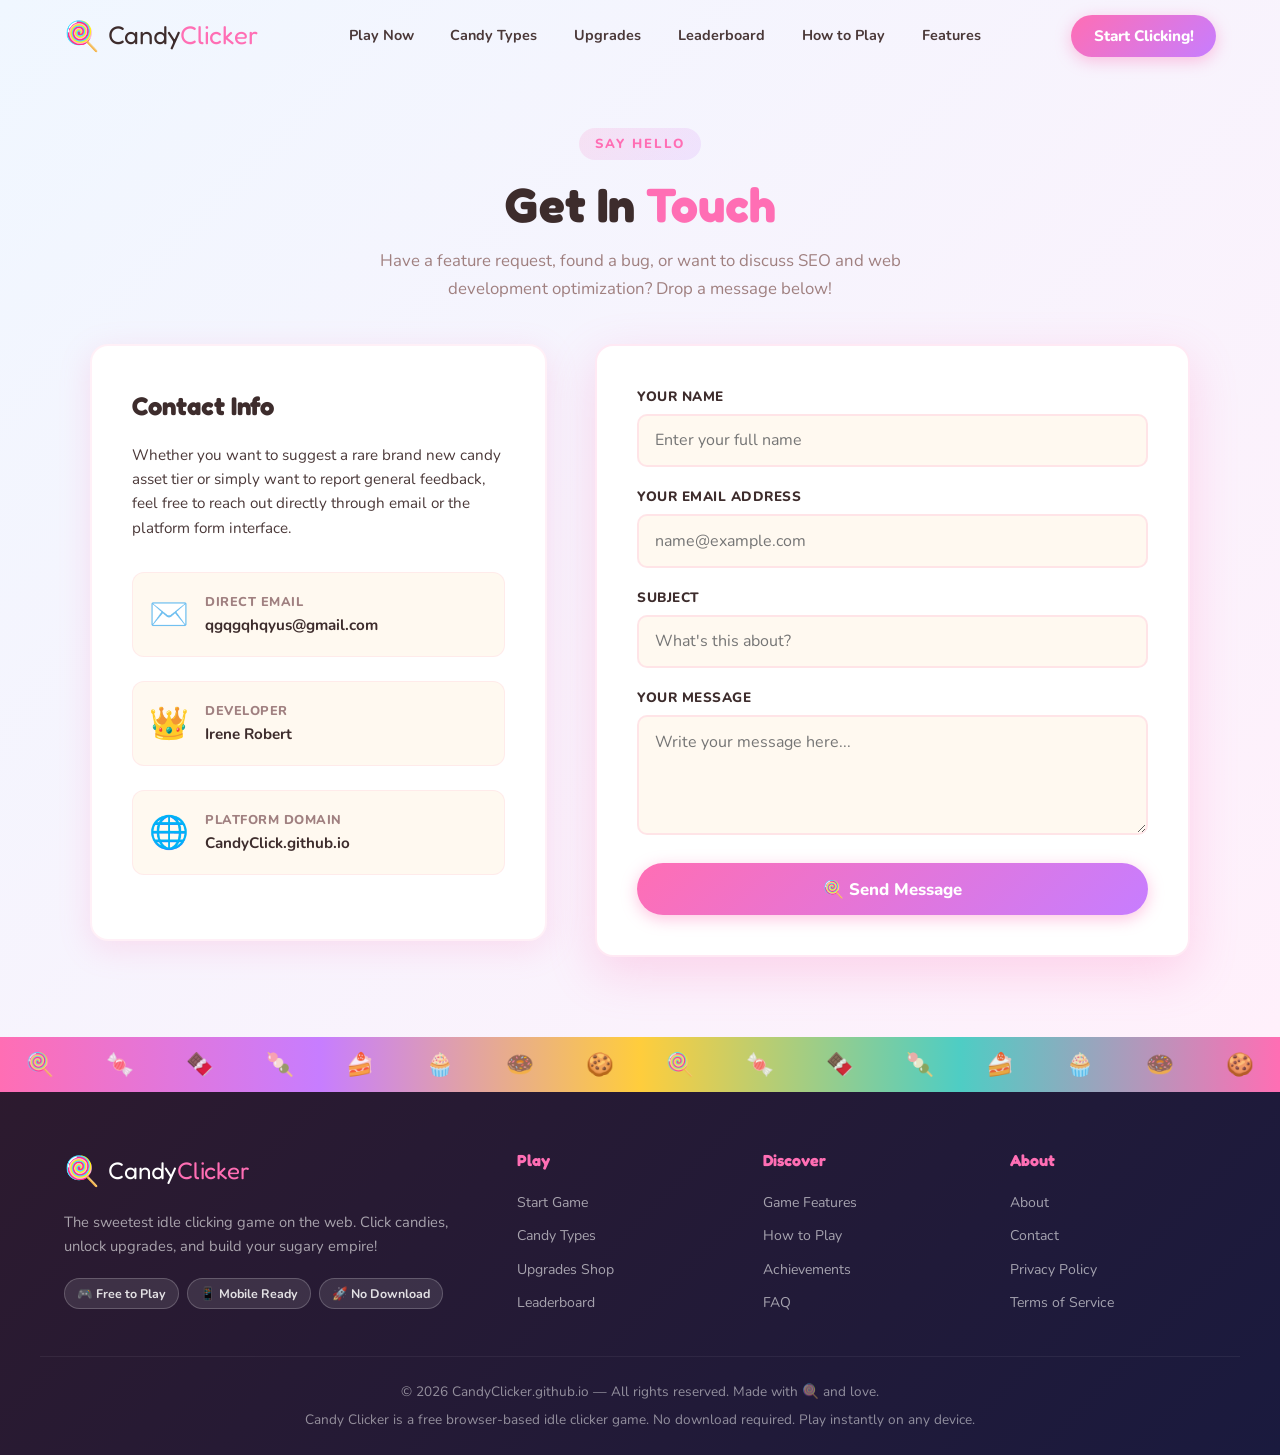
<file: contact.html>
<!DOCTYPE html>
<html lang="en">
<head>
  <meta charset="UTF-8">
  <meta name="viewport" content="width=device-width, initial-scale=1.0">
  <meta http-equiv="X-UA-Compatible" content="IE=edge">

  <!-- Primary Meta Tags -->
  <title>Contact Us — Get in Touch With Irene Robert</title>
  <meta name="title" content="Contact Us — Get in Touch With Irene Robert">
  <meta name="description" content="Have ideas for updates, feedback, or business inquiries? Contact Irene Robert, developer of Candy Clicker, directly here.">
  <meta name="robots" content="index, follow">
  <link rel="canonical" href="https://candyclick.github.io/contact">
  <link rel="icon" type="image/png" sizes="32x32" href="/favicon.png">

  <!-- Fonts -->
  <link rel="preconnect" href="https://fonts.googleapis.com">
  <link rel="preconnect" href="https://fonts.gstatic.com" crossorigin>
  <link href="https://fonts.googleapis.com/css2?family=Fredoka+One&family=Nunito:wght=400;600;700;800&display=swap" rel="stylesheet">

  <!-- Stylesheet -->
  <link rel="stylesheet" href="css/style.css">

  <style>
    .contact-section {
      padding: 8rem 1.5rem 5rem;
      background: linear-gradient(135deg, #f0f7ff, #fff0fb); /* Flipped game section gradient for variation */
    }
    .contact-grid {
      display: grid;
      grid-template-columns: 1fr 1.3fr;
      gap: 3rem;
      max-width: 1100px;
      margin: 0 auto;
      align-items: start;
    }
    .contact-info-box {
      background: #ffffff;
      padding: 2.5rem;
      border-radius: var(--radius);
      box-shadow: var(--shadow);
      border: 2px solid rgba(255, 110, 180, 0.1);
    }
    .contact-info-box h2 {
      font-family: var(--font-head);
      color: var(--dark);
      font-size: 1.6rem;
      margin-bottom: 1rem;
    }
    .contact-info-box p {
      color: var(--text);
      font-size: 0.95rem;
      line-height: 1.6;
      margin-bottom: 2rem;
    }
    .contact-method {
      display: flex;
      align-items: center;
      gap: 1rem;
      margin-bottom: 1.5rem;
      background: var(--cream);
      padding: 1rem;
      border-radius: 12px;
      border: 1px solid rgba(255, 110, 180, 0.1);
    }
    .contact-icon {
      font-size: 2rem;
    }
    .contact-label {
      font-size: 0.8rem;
      color: var(--muted);
      font-weight: 800;
      text-transform: uppercase;
      letter-spacing: 0.5px;
    }
    .contact-value {
      font-weight: 700;
      color: var(--dark);
      font-size: 0.95rem;
    }
    .contact-value a:hover {
      color: var(--pink);
    }
    .contact-form-box {
      background: #ffffff;
      padding: 2.5rem;
      border-radius: var(--radius);
      box-shadow: var(--shadow-lg);
      border: 2px solid rgba(255, 110, 180, 0.15);
    }
    .form-group {
      margin-bottom: 1.2rem;
    }
    .form-group label {
      display: block;
      font-weight: 800;
      font-size: 0.85rem;
      color: var(--dark);
      margin-bottom: 0.4rem;
      text-transform: uppercase;
      letter-spacing: 0.5px;
    }
    .form-control {
      width: 100%;
      padding: 0.85rem 1rem;
      border-radius: 10px;
      border: 2px solid rgba(255, 110, 180, 0.15);
      font-family: var(--font-body);
      font-size: 1rem;
      color: var(--text);
      background: var(--cream);
      transition: all 0.2s;
    }
    .form-control:focus {
      outline: none;
      border-color: var(--pink);
      background: #fff;
      box-shadow: 0 0 0 4px rgba(255, 110, 180, 0.1);
    }
    textarea.form-control {
      resize: vertical;
      min-height: 120px;
    }
    .btn-submit {
      width: 100%;
      background: linear-gradient(135deg, var(--pink), var(--purple));
      color: #fff;
      padding: 0.9rem;
      border-radius: 99px;
      font-weight: 800;
      font-size: 1.05rem;
      box-shadow: 0 4px 16px rgba(255, 110, 180, 0.4);
      transition: all 0.25s;
    }
    .btn-submit:hover {
      transform: translateY(-2px);
      box-shadow: 0 8px 24px rgba(255, 110, 180, 0.5);
    }
    @media (max-width: 768px) {
      .contact-grid {
        grid-template-columns: 1fr;
      }
    }
  </style>
</head>
<body>

<!-- Floating candy background -->
<div class="candy-bg-float" aria-hidden="true" id="candyBg"></div>

<!-- Header -->
<header id="site-header" role="banner"></header>

<main id="main-content">
  <section class="contact-section">
    <div class="section-container">
      <div class="text-center">
        <div class="section-tag">Say Hello</div>
        <h1 class="section-title">Get In <span>Touch</span></h1>
        <p class="section-subtitle">Have a feature request, found a bug, or want to discuss SEO and web development optimization? Drop a message below!</p>
      </div>

      <div class="contact-grid">
        <!-- Info Column -->
        <div class="contact-info-box">
          <h2>Contact Info</h2>
          <p>Whether you want to suggest a rare brand new candy asset tier or simply want to report general feedback, feel free to reach out directly through email or the platform form interface.</p>
          
          <div class="contact-method">
            <div class="contact-icon">✉️</div>
            <div>
              <div class="contact-label">Direct Email</div>
              <div class="contact-value"><a href="mailto:qgqgqhqyus@gmail.com">qgqgqhqyus@gmail.com</a></div>
            </div>
          </div>

          <div class="contact-method">
            <div class="contact-icon">👑</div>
            <div>
              <div class="contact-label">Developer</div>
              <div class="contact-value">Irene Robert</div>
            </div>
          </div>

          <div class="contact-method">
            <div class="contact-icon">🌐</div>
            <div>
              <div class="contact-label">Platform Domain</div>
              <div class="contact-value">CandyClick.github.io</div>
            </div>
          </div>
        </div>

        <!-- Form Column -->
        <div class="contact-form-box">
          <form action="https://formspree.io/f/YOUR_FORM_ID_HERE" method="POST">
            <div class="form-group">
              <label for="name">Your Name</label>
              <input type="text" id="name" name="name" class="form-control" placeholder="Enter your full name" required>
            </div>
            <div class="form-group">
              <label for="email">Your Email Address</label>
              <input type="email" id="email" name="email" class="form-control" placeholder="name@example.com" required>
            </div>
            <div class="form-group">
              <label for="subject">Subject</label>
              <input type="text" id="subject" name="subject" class="form-control" placeholder="What's this about?" required>
            </div>
            <div class="form-group">
              <label for="message">Your Message</label>
              <textarea id="message" name="message" class="form-control" placeholder="Write your message here..." required></textarea>
            </div>
            <button type="submit" class="btn-submit">🍭 Send Message</button>
          </form>
        </div>
      </div>
    </div>
  </section>
</main>

<!-- Footer -->
<footer id="site-footer" role="contentinfo"></footer>

<!-- Scripts -->
<script src="js/header.js"></script>
<script src="js/footer.js"></script>
<script>
// Animated floating candy background
(function() {
  const bg = document.getElementById('candyBg');
  const emojis = ['🍭','🍬','🍫','🧁','🍩','🍪','🍡','🌈'];
  for (let i = 0; i < 18; i++) {
    const s = document.createElement('span');
    s.textContent = emojis[Math.floor(Math.random() * emojis.length)];
    s.style.left = Math.random() * 100 + '%';
    s.style.animationDuration = (12 + Math.random() * 18) + 's';
    s.style.animationDelay = -(Math.random() * 30) + 's';
    s.style.fontSize = (1.2 + Math.random() * 1.5) + 'rem';
    bg.appendChild(s);
  }
})();
</script>
</body>
</html>
</file>
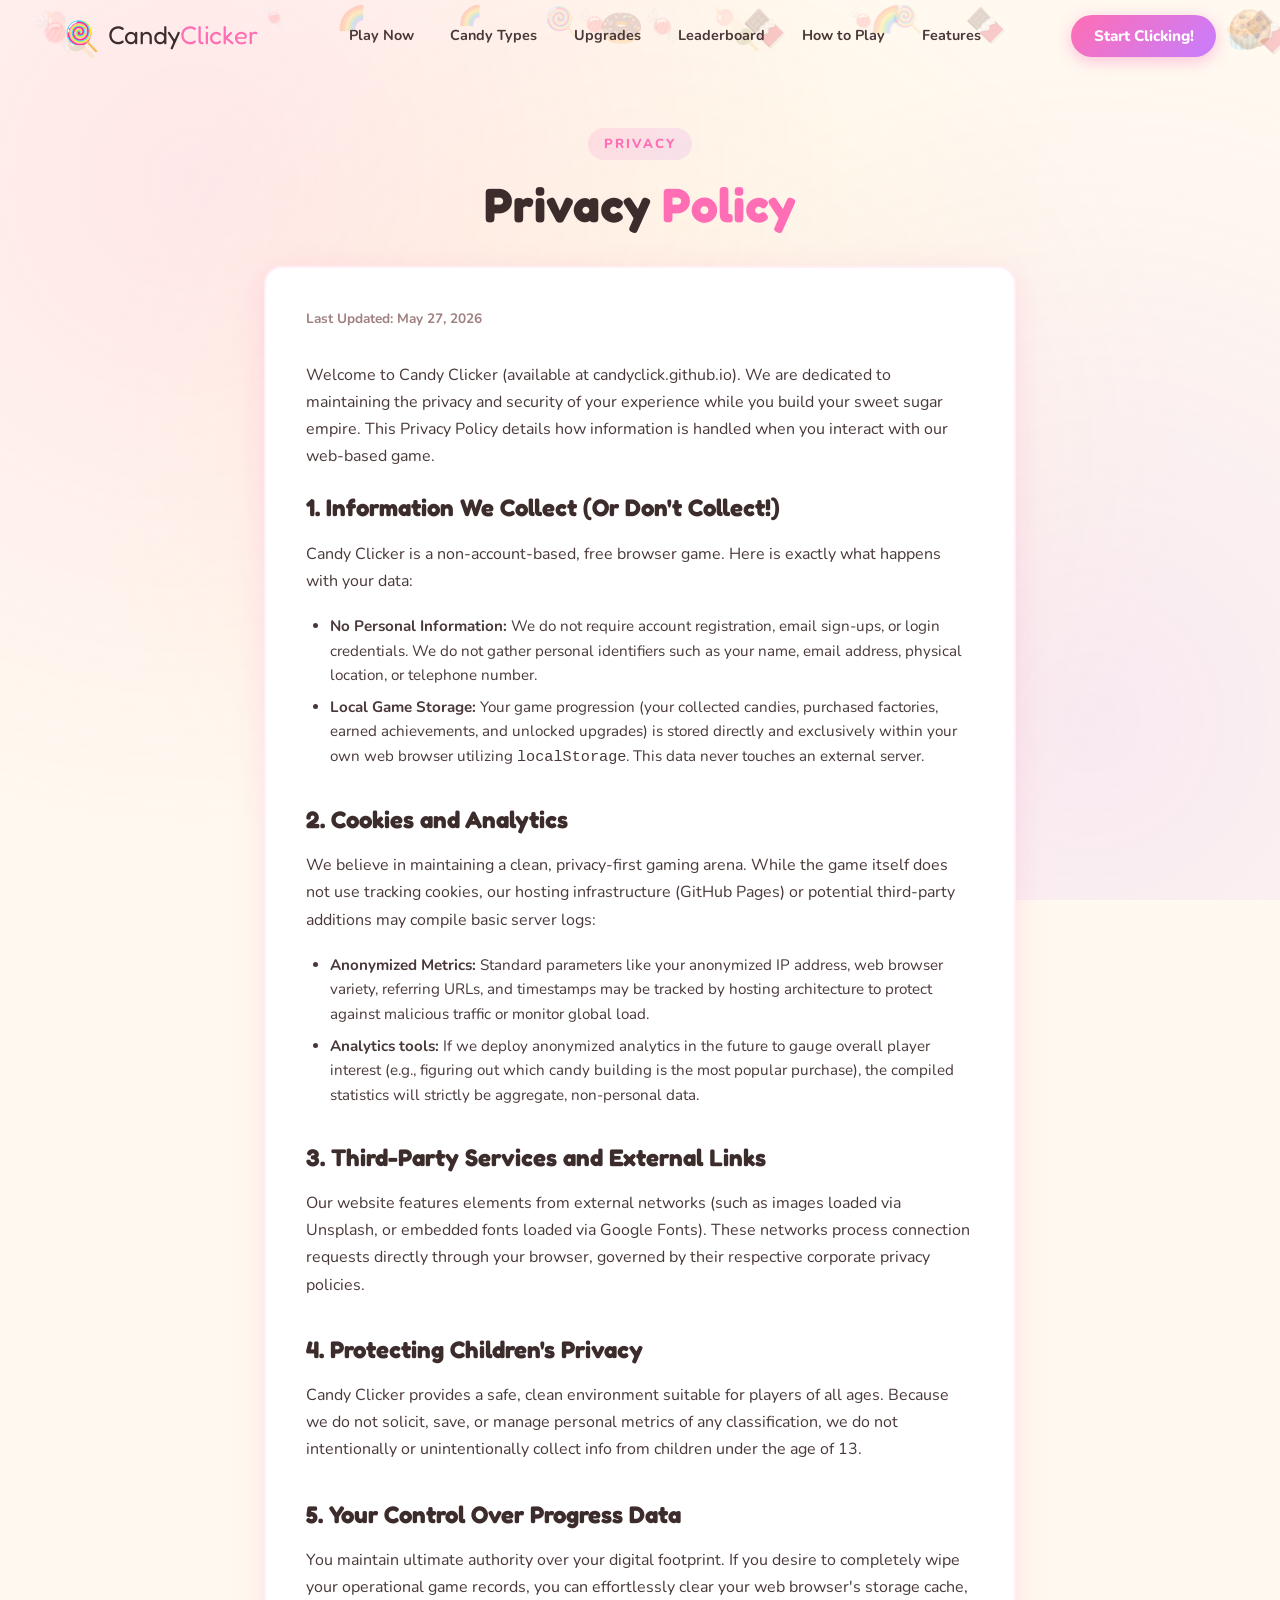
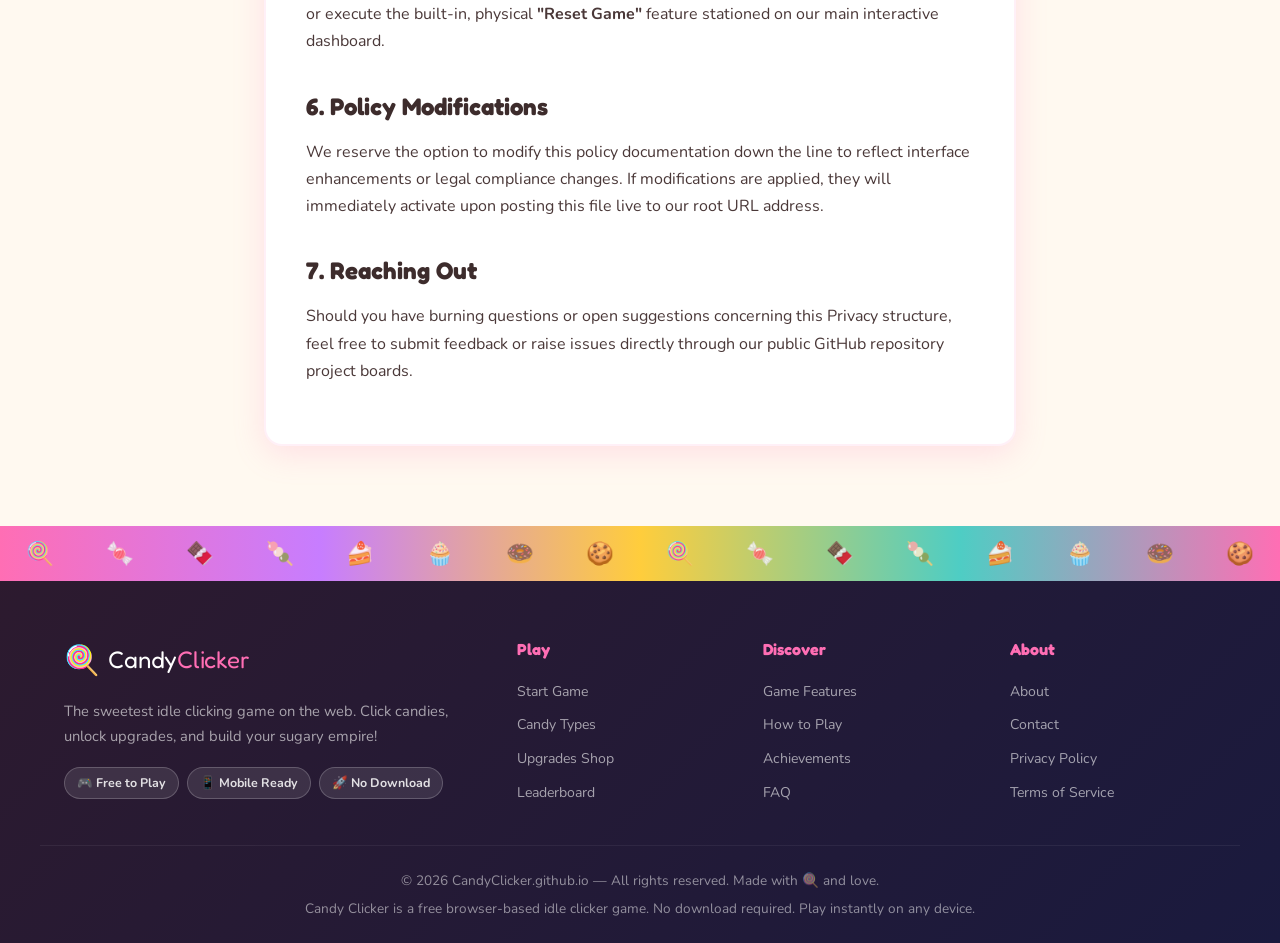
<file: privacy.html>
<!DOCTYPE html>
<html lang="en">
<head>
  <meta charset="UTF-8">
  <meta name="viewport" content="width=device-width, initial-scale=1.0">
  <meta http-equiv="X-UA-Compatible" content="IE=edge">

  <title>Privacy Policy — Candy Clicker</title>
  <meta name="description" content="Privacy Policy for Candy Clicker. Learn how we handle information when you play our free online idle clicker game.">
  <meta name="robots" content="index, follow">
  <link rel="canonical" href="https://candyclick.github.io/privacy">
  <link rel="icon" type="image/png" sizes="32x32" href="/favicon.png">

  <!-- Fonts -->
  <link rel="preconnect" href="https://fonts.googleapis.com">
  <link rel="preconnect" href="https://fonts.gstatic.com" crossorigin>
  <link href="https://fonts.googleapis.com/css2?family=Fredoka+One&family=Nunito:wght@400;600;700;800&display=swap" rel="stylesheet">

  <!-- Stylesheet -->
  <link rel="stylesheet" href="css/style.css">

  <style>
    .legal-content {
      padding-top: 8rem;
      padding-bottom: 5rem;
      max-width: 800px;
      margin: 0 auto;
    }
    .legal-card {
      background: #ffffff;
      border-radius: var(--radius);
      padding: 2.5rem;
      box-shadow: var(--shadow);
      border: 2px solid rgba(255, 110, 180, 0.1);
    }
    .legal-card h2 {
      font-family: var(--font-head);
      color: var(--dark);
      font-size: 1.5rem;
      margin-top: 2rem;
      margin-bottom: 0.8rem;
    }
    .legal-card h2:first-of-type {
      margin-top: 0;
    }
    .legal-card p {
      color: var(--text);
      font-size: 1rem;
      line-height: 1.7;
      margin-bottom: 1.2rem;
    }
    .legal-card ul {
      margin-bottom: 1.2rem;
      padding-left: 1.5rem;
    }
    .legal-card li {
      list-style-type: disc;
      color: var(--text);
      font-size: 0.95rem;
      line-height: 1.6;
      margin-bottom: 0.5rem;
    }
    .last-updated {
      font-size: 0.85rem;
      color: var(--muted);
      font-weight: 700;
      margin-bottom: 2rem;
    }
  </style>
</head>
<body>

<!-- Floating candy background -->
<div class="candy-bg-float" aria-hidden="true" id="candyBg"></div>

<!-- Header -->
<header id="site-header" role="banner"></header>

<main id="main-content">
  <section class="legal-content">
    <div class="section-container">
      <div class="text-center" style="margin-bottom: 2rem;">
        <div class="section-tag">Privacy</div>
        <h1 class="section-title">Privacy <span>Policy</span></h1>
      </div>

      <div class="legal-card">
        <div class="last-updated">Last Updated: May 27, 2026</div>

        <p>Welcome to Candy Clicker (available at candyclick.github.io). We are dedicated to maintaining the privacy and security of your experience while you build your sweet sugar empire. This Privacy Policy details how information is handled when you interact with our web-based game.</p>

        <h2>1. Information We Collect (Or Don't Collect!)</h2>
        <p>Candy Clicker is a non-account-based, free browser game. Here is exactly what happens with your data:</p>
        <ul>
          <li><strong>No Personal Information:</strong> We do not require account registration, email sign-ups, or login credentials. We do not gather personal identifiers such as your name, email address, physical location, or telephone number.</li>
          <li><strong>Local Game Storage:</strong> Your game progression (your collected candies, purchased factories, earned achievements, and unlocked upgrades) is stored directly and exclusively within your own web browser utilizing <code>localStorage</code>. This data never touches an external server.</li>
        </ul>

        <h2>2. Cookies and Analytics</h2>
        <p>We believe in maintaining a clean, privacy-first gaming arena. While the game itself does not use tracking cookies, our hosting infrastructure (GitHub Pages) or potential third-party additions may compile basic server logs:</p>
        <ul>
          <li><strong>Anonymized Metrics:</strong> Standard parameters like your anonymized IP address, web browser variety, referring URLs, and timestamps may be tracked by hosting architecture to protect against malicious traffic or monitor global load.</li>
          <li><strong>Analytics tools:</strong> If we deploy anonymized analytics in the future to gauge overall player interest (e.g., figuring out which candy building is the most popular purchase), the compiled statistics will strictly be aggregate, non-personal data.</li>
        </ul>

        <h2>3. Third-Party Services and External Links</h2>
        <p>Our website features elements from external networks (such as images loaded via Unsplash, or embedded fonts loaded via Google Fonts). These networks process connection requests directly through your browser, governed by their respective corporate privacy policies.</p>

        <h2>4. Protecting Children's Privacy</h2>
        <p>Candy Clicker provides a safe, clean environment suitable for players of all ages. Because we do not solicit, save, or manage personal metrics of any classification, we do not intentionally or unintentionally collect info from children under the age of 13.</p>

        <h2>5. Your Control Over Progress Data</h2>
        <p>You maintain ultimate authority over your digital footprint. If you desire to completely wipe your operational game records, you can effortlessly clear your web browser's storage cache, or execute the built-in, physical <strong>"Reset Game"</strong> feature stationed on our main interactive dashboard.</p>

        <h2>6. Policy Modifications</h2>
        <p>We reserve the option to modify this policy documentation down the line to reflect interface enhancements or legal compliance changes. If modifications are applied, they will immediately activate upon posting this file live to our root URL address.</p>

        <h2>7. Reaching Out</h2>
        <p>Should you have burning questions or open suggestions concerning this Privacy structure, feel free to submit feedback or raise issues directly through our public GitHub repository project boards.</p>
      </div>
    </div>
  </section>
</main>

<!-- Footer -->
<footer id="site-footer" role="contentinfo"></footer>

<!-- Scripts -->
<script src="js/header.js"></script>
<script src="js/footer.js"></script>
<script>
// Animated floating candy background
(function() {
  const bg = document.getElementById('candyBg');
  const emojis = ['🍭','🍬','🍫','🧁','🍩','🍪','🍡','🌈'];
  for (let i = 0; i < 18; i++) {
    const s = document.createElement('span');
    s.textContent = emojis[Math.floor(Math.random() * emojis.length)];
    s.style.left = Math.random() * 100 + '%';
    s.style.animationDuration = (12 + Math.random() * 18) + 's';
    s.style.animationDelay = -(Math.random() * 30) + 's';
    s.style.fontSize = (1.2 + Math.random() * 1.5) + 'rem';
    bg.appendChild(s);
  }
})();
</script>
</body>
</html>
</file>
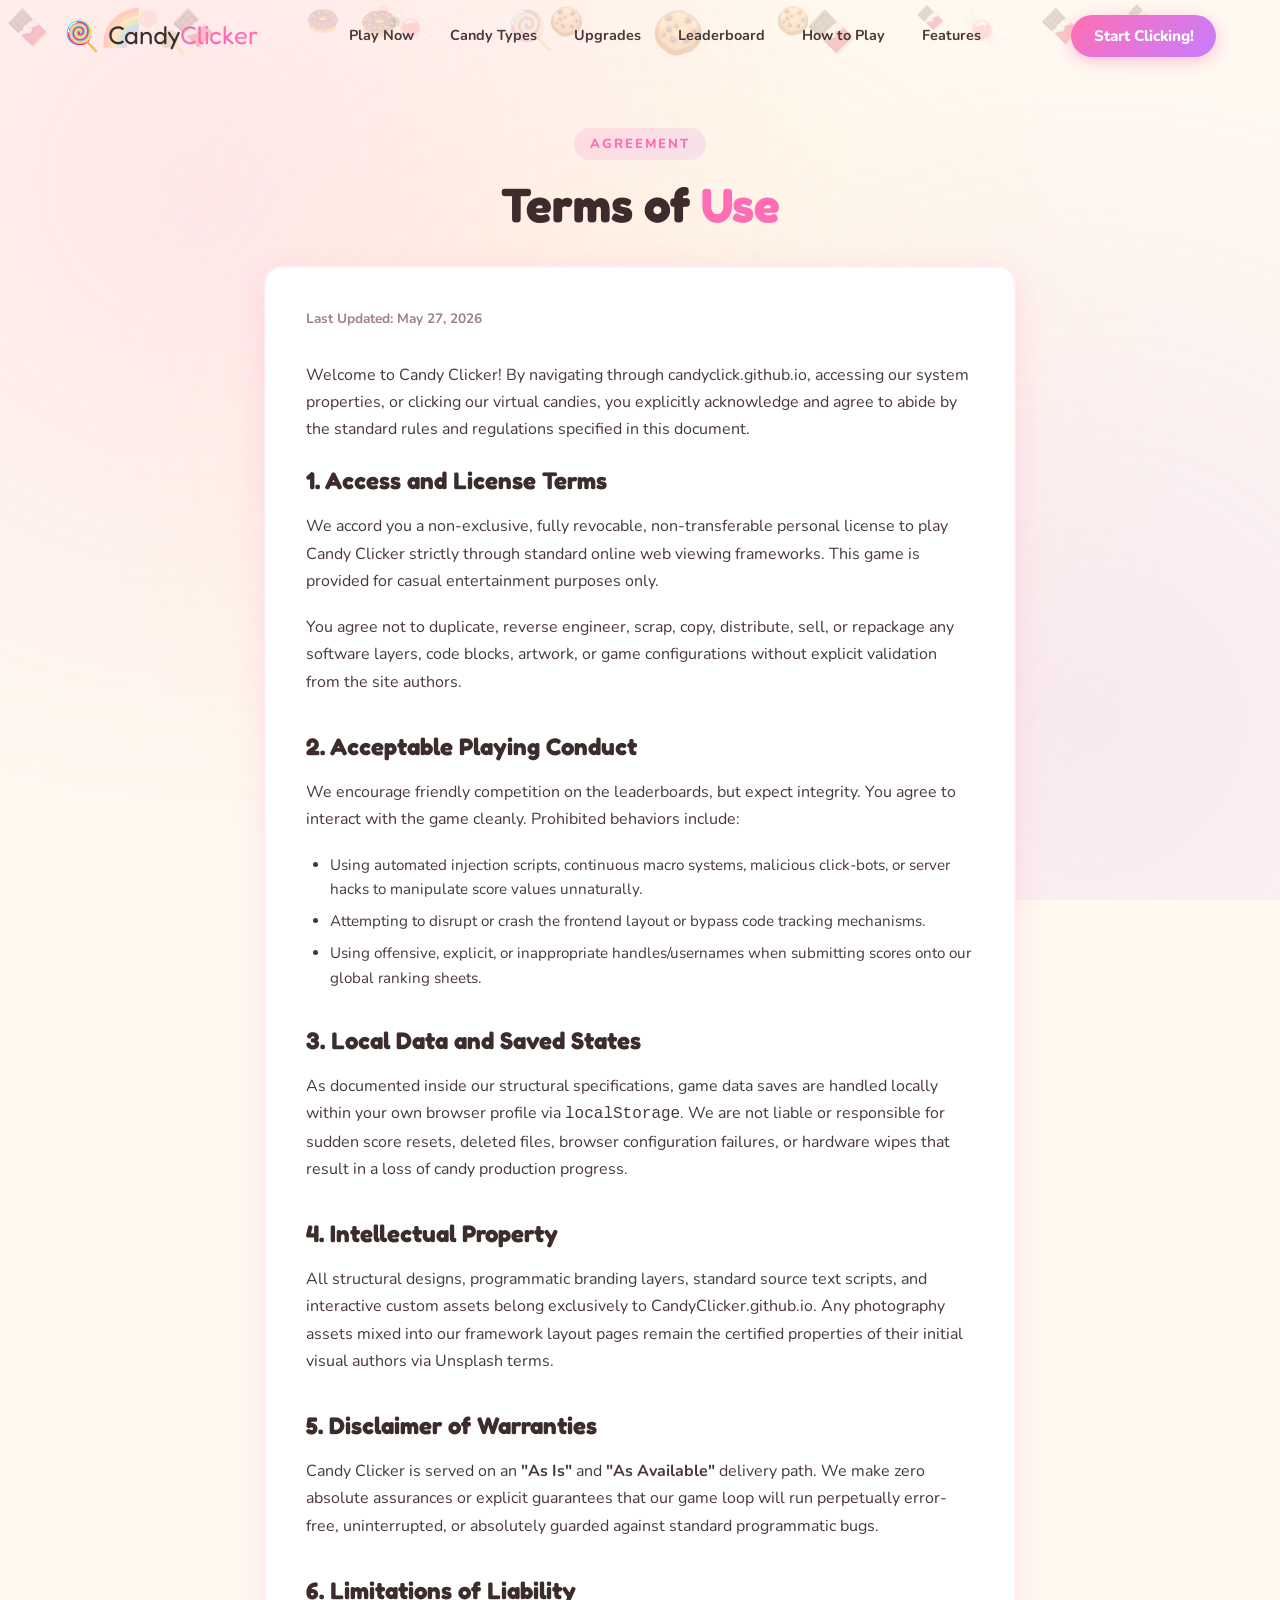
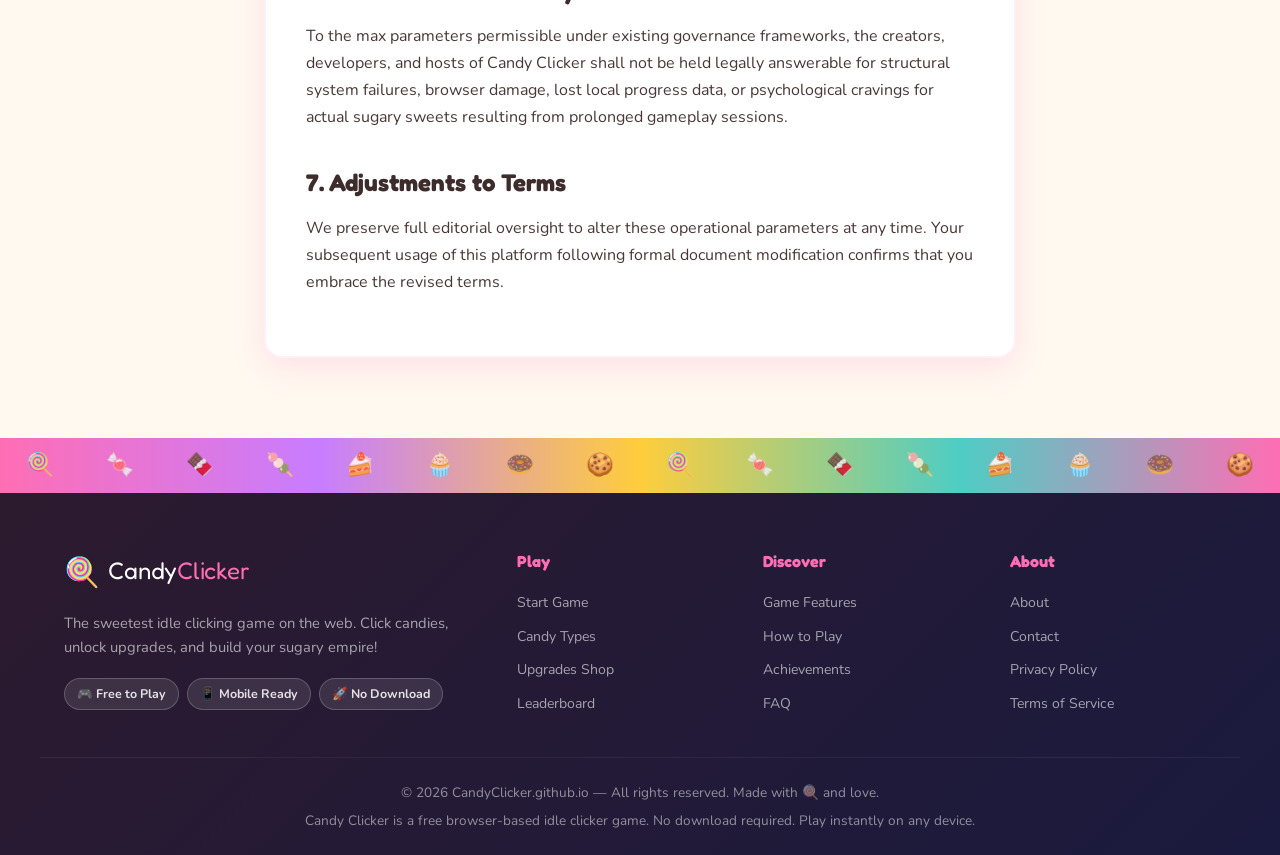
<file: terms.html>
<!DOCTYPE html>
<html lang="en">
<head>
  <meta charset="UTF-8">
  <meta name="viewport" content="width=device-width, initial-scale=1.0">
  <meta http-equiv="X-UA-Compatible" content="IE=edge">

  <title>Terms of Use — Candy Clicker</title>
  <meta name="description" content="Terms of Use for Candy Clicker. Read our rules and guidelines for playing our free online idle clicker game.">
  <meta name="robots" content="index, follow">
  <link rel="canonical" href="https://candyclick.github.io/terms">
  <link rel="icon" type="image/png" sizes="32x32" href="/favicon.png">

  <!-- Fonts -->
  <link rel="preconnect" href="https://fonts.googleapis.com">
  <link rel="preconnect" href="https://fonts.gstatic.com" crossorigin>
  <link href="https://fonts.googleapis.com/css2?family=Fredoka+One&family=Nunito:wght@400;600;700;800&display=swap" rel="stylesheet">

  <!-- Stylesheet -->
  <link rel="stylesheet" href="css/style.css">

  <style>
    .legal-content {
      padding-top: 8rem;
      padding-bottom: 5rem;
      max-width: 800px;
      margin: 0 auto;
    }
    .legal-card {
      background: #ffffff;
      border-radius: var(--radius);
      padding: 2.5rem;
      box-shadow: var(--shadow);
      border: 2px solid rgba(255, 110, 180, 0.1);
    }
    .legal-card h2 {
      font-family: var(--font-head);
      color: var(--dark);
      font-size: 1.5rem;
      margin-top: 2rem;
      margin-bottom: 0.8rem;
    }
    .legal-card h2:first-of-type {
      margin-top: 0;
    }
    .legal-card p {
      color: var(--text);
      font-size: 1rem;
      line-height: 1.7;
      margin-bottom: 1.2rem;
    }
    .legal-card ul {
      margin-bottom: 1.2rem;
      padding-left: 1.5rem;
    }
    .legal-card li {
      list-style-type: disc;
      color: var(--text);
      font-size: 0.95rem;
      line-height: 1.6;
      margin-bottom: 0.5rem;
    }
    .last-updated {
      font-size: 0.85rem;
      color: var(--muted);
      font-weight: 700;
      margin-bottom: 2rem;
    }
  </style>
</head>
<body>

<!-- Floating candy background -->
<div class="candy-bg-float" aria-hidden="true" id="candyBg"></div>

<!-- Header -->
<header id="site-header" role="banner"></header>

<main id="main-content">
  <section class="legal-content">
    <div class="section-container">
      <div class="text-center" style="margin-bottom: 2rem;">
        <div class="section-tag">Agreement</div>
        <h1 class="section-title">Terms of <span>Use</span></h1>
      </div>

      <div class="legal-card">
        <div class="last-updated">Last Updated: May 27, 2026</div>

        <p>Welcome to Candy Clicker! By navigating through candyclick.github.io, accessing our system properties, or clicking our virtual candies, you explicitly acknowledge and agree to abide by the standard rules and regulations specified in this document.</p>

        <h2>1. Access and License Terms</h2>
        <p>We accord you a non-exclusive, fully revocable, non-transferable personal license to play Candy Clicker strictly through standard online web viewing frameworks. This game is provided for casual entertainment purposes only.</p>
        <p>You agree not to duplicate, reverse engineer, scrap, copy, distribute, sell, or repackage any software layers, code blocks, artwork, or game configurations without explicit validation from the site authors.</p>

        <h2>2. Acceptable Playing Conduct</h2>
        <p>We encourage friendly competition on the leaderboards, but expect integrity. You agree to interact with the game cleanly. Prohibited behaviors include:</p>
        <ul>
          <li>Using automated injection scripts, continuous macro systems, malicious click-bots, or server hacks to manipulate score values unnaturally.</li>
          <li>Attempting to disrupt or crash the frontend layout or bypass code tracking mechanisms.</li>
          <li>Using offensive, explicit, or inappropriate handles/usernames when submitting scores onto our global ranking sheets.</li>
        </ul>

        <h2>3. Local Data and Saved States</h2>
        <p>As documented inside our structural specifications, game data saves are handled locally within your own browser profile via <code>localStorage</code>. We are not liable or responsible for sudden score resets, deleted files, browser configuration failures, or hardware wipes that result in a loss of candy production progress.</p>

        <h2>4. Intellectual Property</h2>
        <p>All structural designs, programmatic branding layers, standard source text scripts, and interactive custom assets belong exclusively to CandyClicker.github.io. Any photography assets mixed into our framework layout pages remain the certified properties of their initial visual authors via Unsplash terms.</p>

        <h2>5. Disclaimer of Warranties</h2>
        <p>Candy Clicker is served on an <strong>"As Is"</strong> and <strong>"As Available"</strong> delivery path. We make zero absolute assurances or explicit guarantees that our game loop will run perpetually error-free, uninterrupted, or absolutely guarded against standard programmatic bugs.</p>

        <h2>6. Limitations of Liability</h2>
        <p>To the max parameters permissible under existing governance frameworks, the creators, developers, and hosts of Candy Clicker shall not be held legally answerable for structural system failures, browser damage, lost local progress data, or psychological cravings for actual sugary sweets resulting from prolonged gameplay sessions.</p>

        <h2>7. Adjustments to Terms</h2>
        <p>We preserve full editorial oversight to alter these operational parameters at any time. Your subsequent usage of this platform following formal document modification confirms that you embrace the revised terms.</p>
      </div>
    </div>
  </section>
</main>

<!-- Footer -->
<footer id="site-footer" role="contentinfo"></footer>

<!-- Scripts -->
<script src="js/header.js"></script>
<script src="js/footer.js"></script>
<script>
// Animated floating candy background
(function() {
  const bg = document.getElementById('candyBg');
  const emojis = ['🍭','🍬','🍫','🧁','🍩','🍪','🍡','🌈'];
  for (let i = 0; i < 18; i++) {
    const s = document.createElement('span');
    s.textContent = emojis[Math.floor(Math.random() * emojis.length)];
    s.style.left = Math.random() * 100 + '%';
    s.style.animationDuration = (12 + Math.random() * 18) + 's';
    s.style.animationDelay = -(Math.random() * 30) + 's';
    s.style.fontSize = (1.2 + Math.random() * 1.5) + 'rem';
    bg.appendChild(s);
  }
})();
</script>
</body>
</html>
</file>
<file: css/style.css>
/* =============================================
   Candy Clicker — Main Stylesheet
   Theme: Pastel Carnival / Sugar Pop
   ============================================= */

@import url('https://fonts.googleapis.com/css2?family=Fredoka+One&family=Nunito:wght@400;600;700;800&display=swap');

/* ---- CSS Variables ---- */
:root {
  --pink:    #ff6eb4;
  --yellow:  #ffcd3c;
  --purple:  #c77dff;
  --mint:    #4ecdc4;
  --coral:   #ff6b6b;
  --sky:     #74d7ea;
  --peach:   #ffb347;
  --cream:   #fff9f0;
  --white:   #ffffff;
  --dark:    #3d2c2c;
  --text:    #4a3838;
  --muted:   #a08080;
  --radius:  18px;
  --shadow:  0 8px 32px rgba(255,110,180,0.18);
  --shadow-lg: 0 16px 48px rgba(255,110,180,0.24);
  --font-head: 'Fredoka One', cursive;
  --font-body: 'Nunito', sans-serif;
}

/* ---- Reset ---- */
*, *::before, *::after { box-sizing: border-box; margin: 0; padding: 0; }
html { scroll-behavior: smooth; font-size: 16px; }
body {
  font-family: var(--font-body);
  background: var(--cream);
  color: var(--text);
  overflow-x: hidden;
  line-height: 1.6;
}
img { max-width: 100%; display: block; }
a { text-decoration: none; color: inherit; }
ul { list-style: none; }
button { cursor: pointer; font-family: inherit; border: none; outline: none; }

/* ---- Animated Background ---- */
body::before {
  content: '';
  position: fixed;
  inset: 0;
  background:
    radial-gradient(circle at 15% 20%, rgba(255,110,180,0.12) 0%, transparent 50%),
    radial-gradient(circle at 85% 80%, rgba(199,125,255,0.12) 0%, transparent 50%),
    radial-gradient(circle at 50% 50%, rgba(255,205,60,0.08) 0%, transparent 70%);
  pointer-events: none;
  z-index: 0;
}

/* ---- Floating Candy Bg ---- */
.candy-bg-float {
  position: fixed;
  top: 0; left: 0;
  width: 100%; height: 100%;
  pointer-events: none;
  z-index: 0;
  overflow: hidden;
}
.candy-bg-float span {
  position: absolute;
  font-size: 1.5rem;
  animation: floatUp linear infinite;
  opacity: 0.2;
}
@keyframes floatUp {
  0%   { transform: translateY(110vh) rotate(0deg); opacity: 0; }
  10%  { opacity: 0.2; }
  90%  { opacity: 0.15; }
  100% { transform: translateY(-10vh) rotate(360deg); opacity: 0; }
}

/* ---- Scrollbar ---- */
::-webkit-scrollbar { width: 8px; }
::-webkit-scrollbar-track { background: var(--cream); }
::-webkit-scrollbar-thumb { background: var(--pink); border-radius: 99px; }

/* ============================================
   HEADER / NAVBAR
   ============================================ */
#site-header {
  position: fixed;
  top: 0; left: 0; right: 0;
  z-index: 1000;
  transition: background 0.3s, box-shadow 0.3s;
}
#site-header.scrolled .navbar {
  background: rgba(255,249,240,0.97);
  box-shadow: 0 4px 24px rgba(255,110,180,0.15);
  backdrop-filter: blur(12px);
}
.navbar {
  background: transparent;
  padding: 0.8rem 0;
  transition: all 0.3s;
}
.nav-container {
  max-width: 1200px;
  margin: 0 auto;
  padding: 0 1.5rem;
  display: flex;
  align-items: center;
  gap: 1.5rem;
}
.nav-logo {
  display: flex;
  align-items: center;
  gap: 0.5rem;
  font-family: var(--font-head);
  font-size: 1.6rem;
  color: var(--dark);
}
.logo-icon { font-size: 1.8rem; animation: spin3d 4s linear infinite; }
@keyframes spin3d { 0%{transform:rotateY(0)} 100%{transform:rotateY(360deg)} }
.logo-accent { color: var(--pink); }
.nav-links {
  display: flex;
  gap: 0.3rem;
  margin: 0 auto;
  align-items: center;
}
.nav-link {
  padding: 0.45rem 1rem;
  border-radius: 99px;
  font-weight: 700;
  font-size: 0.9rem;
  color: var(--text);
  transition: all 0.2s;
}
.nav-link:hover {
  background: var(--pink);
  color: #fff;
  transform: translateY(-2px);
}
.nav-cta {
  background: linear-gradient(135deg, var(--pink), var(--purple));
  color: #fff !important;
  padding: 0.55rem 1.4rem;
  border-radius: 99px;
  font-weight: 800;
  font-size: 0.95rem;
  white-space: nowrap;
  box-shadow: 0 4px 16px rgba(255,110,180,0.4);
  transition: all 0.2s;
}
.nav-cta:hover { transform: translateY(-3px) scale(1.04); box-shadow: 0 8px 24px rgba(255,110,180,0.5); }
.nav-toggle {
  display: none;
  flex-direction: column;
  gap: 5px;
  background: none;
  padding: 4px;
}
.nav-toggle span {
  display: block;
  width: 26px; height: 3px;
  background: var(--dark);
  border-radius: 99px;
  transition: 0.3s;
}

/* ============================================
   HERO SECTION
   ============================================ */
.hero {
  min-height: 100vh;
  display: flex;
  align-items: center;
  padding: 6rem 1.5rem 3rem;
  position: relative;
  overflow: hidden;
}
.hero-inner {
  max-width: 1200px;
  margin: 0 auto;
  display: grid;
  grid-template-columns: 1fr 1fr;
  gap: 3rem;
  align-items: center;
  width: 100%;
}
.hero-content { position: relative; z-index: 1; }
.hero-badge {
  display: inline-flex;
  align-items: center;
  gap: 0.5rem;
  background: linear-gradient(135deg, #fff0f8, #ffe0f7);
  color: var(--pink);
  padding: 0.45rem 1.2rem;
  border-radius: 99px;
  font-weight: 800;
  font-size: 0.85rem;
  margin-bottom: 1.2rem;
  border: 2px solid rgba(255,110,180,0.3);
  animation: pulse 2s infinite;
}
@keyframes pulse { 0%,100%{box-shadow:0 0 0 0 rgba(255,110,180,0.3)} 50%{box-shadow:0 0 0 12px rgba(255,110,180,0)} }
.hero h1 {
  font-family: var(--font-head);
  font-size: clamp(2.8rem, 6vw, 4.5rem);
  line-height: 1.1;
  color: var(--dark);
  margin-bottom: 1.2rem;
}
.hero h1 .highlight {
  background: linear-gradient(135deg, var(--pink), var(--purple));
  -webkit-background-clip: text;
  -webkit-text-fill-color: transparent;
  background-clip: text;
}
.hero-desc {
  font-size: 1.15rem;
  color: var(--muted);
  margin-bottom: 2rem;
  max-width: 480px;
  line-height: 1.7;
}
.hero-btns { display: flex; gap: 1rem; flex-wrap: wrap; }
.btn-primary {
  background: linear-gradient(135deg, var(--pink), var(--purple));
  color: #fff;
  padding: 0.85rem 2rem;
  border-radius: 99px;
  font-weight: 800;
  font-size: 1.05rem;
  box-shadow: 0 6px 20px rgba(255,110,180,0.4);
  transition: all 0.25s;
  display: inline-flex;
  align-items: center;
  gap: 0.5rem;
}
.btn-primary:hover { transform: translateY(-3px) scale(1.03); box-shadow: 0 10px 30px rgba(255,110,180,0.5); }
.btn-secondary {
  background: #fff;
  color: var(--pink);
  padding: 0.85rem 2rem;
  border-radius: 99px;
  font-weight: 800;
  font-size: 1.05rem;
  border: 2px solid var(--pink);
  transition: all 0.25s;
  display: inline-flex;
  align-items: center;
  gap: 0.5rem;
}
.btn-secondary:hover { background: var(--pink); color: #fff; transform: translateY(-3px); }
.hero-stats {
  display: flex;
  gap: 1.5rem;
  margin-top: 2.5rem;
  flex-wrap: wrap;
}
.hero-stat {
  text-align: center;
}
.hero-stat .num {
  font-family: var(--font-head);
  font-size: 1.8rem;
  color: var(--pink);
}
.hero-stat .label { font-size: 0.8rem; color: var(--muted); font-weight: 700; text-transform: uppercase; letter-spacing: 1px; }

/* Hero Visual */
.hero-visual {
  display: flex;
  align-items: center;
  justify-content: center;
  position: relative;
  z-index: 1;
}
.hero-candy-ring {
  position: relative;
  width: 380px;
  height: 380px;
  display: flex;
  align-items: center;
  justify-content: center;
}
.ring-glow {
  position: absolute;
  inset: -20px;
  border-radius: 50%;
  background: radial-gradient(circle, rgba(255,110,180,0.3) 0%, transparent 70%);
  animation: glowPulse 3s ease-in-out infinite;
}
@keyframes glowPulse { 0%,100%{transform:scale(1);opacity:0.7} 50%{transform:scale(1.1);opacity:1} }
.hero-main-candy-img {
  width: 240px;
  height: 240px;
  border-radius: 50%;
  object-fit: cover;
  box-shadow: 0 20px 60px rgba(255,110,180,0.4);
  cursor: pointer;
  transition: transform 0.1s;
  user-select: none;
  -webkit-user-select: none;
  position: relative;
  z-index: 2;
  border: 6px solid white;
}
.hero-main-candy-img:active { transform: scale(0.92); }
.orbit-candy {
  position: absolute;
  font-size: 2rem;
  animation: orbit linear infinite;
  transform-origin: 0 0;
}
@keyframes orbit {
  0% { transform: rotate(0deg) translateX(160px) rotate(0deg); }
  100% { transform: rotate(360deg) translateX(160px) rotate(-360deg); }
}

/* ============================================
   SECTION LAYOUT
   ============================================ */
section {
  padding: 5rem 1.5rem;
  position: relative;
  z-index: 1;
}
.section-container {
  max-width: 1200px;
  margin: 0 auto;
}
.section-tag {
  display: inline-block;
  background: linear-gradient(135deg, rgba(255,110,180,0.15), rgba(199,125,255,0.15));
  color: var(--pink);
  padding: 0.35rem 1rem;
  border-radius: 99px;
  font-weight: 800;
  font-size: 0.82rem;
  text-transform: uppercase;
  letter-spacing: 2px;
  margin-bottom: 1rem;
}
.section-title {
  font-family: var(--font-head);
  font-size: clamp(2rem, 4vw, 3rem);
  color: var(--dark);
  margin-bottom: 0.8rem;
  line-height: 1.2;
}
.section-title span { color: var(--pink); }
.section-subtitle {
  font-size: 1.05rem;
  color: var(--muted);
  max-width: 580px;
  line-height: 1.7;
  margin-bottom: 2.5rem;
}
.text-center { text-align: center; }
.text-center .section-subtitle { margin-left: auto; margin-right: auto; }

/* ============================================
   GAME SECTION
   ============================================ */
#game { background: linear-gradient(135deg, #fff0fb, #f0f7ff); }
.game-wrapper {
  display: grid;
  grid-template-columns: 280px 1fr 280px;
  gap: 1.5rem;
  align-items: start;
}
.game-sidebar {
  background: #fff;
  border-radius: var(--radius);
  padding: 1.2rem;
  box-shadow: var(--shadow);
  border: 2px solid rgba(255,110,180,0.1);
}
.sidebar-title {
  font-family: var(--font-head);
  font-size: 1.2rem;
  color: var(--dark);
  margin-bottom: 1rem;
  display: flex;
  align-items: center;
  gap: 0.5rem;
  padding-bottom: 0.8rem;
  border-bottom: 2px dashed rgba(255,110,180,0.2);
}
.game-center {
  display: flex;
  flex-direction: column;
  align-items: center;
  gap: 1.5rem;
}
.candy-counter {
  background: linear-gradient(135deg, var(--pink), var(--purple));
  color: #fff;
  border-radius: var(--radius);
  padding: 1.5rem 2rem;
  text-align: center;
  width: 100%;
  box-shadow: var(--shadow-lg);
}
.counter-label { font-size: 0.9rem; font-weight: 700; opacity: 0.85; text-transform: uppercase; letter-spacing: 2px; }
.counter-number {
  font-family: var(--font-head);
  font-size: 3rem;
  line-height: 1.1;
  text-shadow: 0 2px 12px rgba(0,0,0,0.15);
}
.counter-cps { font-size: 0.95rem; opacity: 0.85; margin-top: 0.3rem; }
.main-candy-area {
  position: relative;
  display: flex;
  align-items: center;
  justify-content: center;
}
#mainCandy {
  width: 200px;
  height: 200px;
  border-radius: 50%;
  object-fit: cover;
  cursor: pointer;
  user-select: none;
  -webkit-user-select: none;
  transition: transform 0.1s;
  box-shadow: 0 12px 40px rgba(255,110,180,0.35);
  border: 5px solid white;
  position: relative;
  z-index: 2;
}
#mainCandy:hover { transform: scale(1.04); }
.candy-bounce { animation: candyBounce 0.3s ease; }
@keyframes candyBounce {
  0%   { transform: scale(1); }
  30%  { transform: scale(0.88) rotate(-5deg); }
  60%  { transform: scale(1.12) rotate(3deg); }
  80%  { transform: scale(0.97); }
  100% { transform: scale(1); }
}
.click-hint {
  font-size: 0.85rem;
  color: var(--muted);
  font-weight: 700;
  animation: bounce2 1.5s ease-in-out infinite;
}
@keyframes bounce2 { 0%,100%{transform:translateY(0)} 50%{transform:translateY(-6px)} }
.progress-bar-wrap {
  width: 100%;
  background: rgba(255,110,180,0.12);
  border-radius: 99px;
  height: 12px;
  overflow: hidden;
}
.progress-bar-fill {
  height: 100%;
  background: linear-gradient(90deg, var(--pink), var(--purple));
  border-radius: 99px;
  width: 0%;
  transition: width 0.5s ease;
}
#progressLabel { font-size: 0.8rem; color: var(--muted); font-weight: 700; text-align: center; margin-top: 0.3rem; }
.game-stats-mini {
  display: grid;
  grid-template-columns: 1fr 1fr;
  gap: 0.7rem;
  width: 100%;
}
.stat-mini {
  background: #fff;
  border-radius: 12px;
  padding: 0.8rem 1rem;
  box-shadow: 0 4px 12px rgba(255,110,180,0.1);
  text-align: center;
  border: 2px solid rgba(255,110,180,0.1);
}
.stat-mini .val {
  font-family: var(--font-head);
  font-size: 1.3rem;
  color: var(--pink);
}
.stat-mini .key { font-size: 0.72rem; color: var(--muted); font-weight: 800; text-transform: uppercase; letter-spacing: 1px; }
.btn-reset {
  background: #fff;
  border: 2px solid #ffb3b3;
  color: #e55;
  padding: 0.5rem 1.2rem;
  border-radius: 99px;
  font-weight: 700;
  font-size: 0.85rem;
  transition: all 0.2s;
}
.btn-reset:hover { background: #ffe0e0; }

/* Shop */
.shop-items { display: flex; flex-direction: column; gap: 0.7rem; max-height: 520px; overflow-y: auto; padding-right: 4px; }
.shop-item {
  display: flex;
  align-items: center;
  gap: 0.8rem;
  padding: 0.7rem 0.8rem;
  border-radius: 12px;
  cursor: pointer;
  transition: all 0.2s;
  border: 2px solid transparent;
  background: #fafafa;
}
.shop-item.affordable { border-color: rgba(255,110,180,0.3); background: #fff5fb; }
.shop-item.affordable:hover { background: #ffe0f0; transform: translateX(3px); border-color: var(--pink); }
.shop-item.locked { opacity: 0.5; cursor: not-allowed; }
.shop-img { width: 52px; height: 52px; border-radius: 10px; object-fit: cover; flex-shrink: 0; }
.shop-info { flex: 1; min-width: 0; }
.shop-name { font-weight: 800; font-size: 0.88rem; color: var(--dark); }
.shop-desc { font-size: 0.75rem; color: var(--muted); white-space: nowrap; overflow: hidden; text-overflow: ellipsis; }
.shop-cps { font-size: 0.72rem; font-weight: 700; color: var(--mint); }
.shop-cost { font-weight: 800; font-size: 0.85rem; color: var(--muted); white-space: nowrap; }
.shop-cost.can-buy { color: var(--pink); }
.owned-badge { font-size: 0.72rem; background: var(--pink); color: #fff; padding: 0.15rem 0.45rem; border-radius: 99px; margin-left: 4px; }

/* Upgrades */
.upgrade-items { display: flex; flex-direction: column; gap: 0.6rem; max-height: 280px; overflow-y: auto; }
.upgrade-item {
  display: flex;
  align-items: center;
  gap: 0.7rem;
  padding: 0.6rem 0.8rem;
  border-radius: 10px;
  cursor: pointer;
  transition: all 0.2s;
  border: 2px solid transparent;
  background: #fafafa;
}
.upgrade-item.affordable { background: #f0fff7; border-color: rgba(78,205,196,0.4); cursor: pointer; }
.upgrade-item.affordable:hover { background: #d0f5ee; }
.upgrade-item.bought { background: #f5f5f5; opacity: 0.7; cursor: default; }
.upgrade-item.locked { opacity: 0.45; cursor: not-allowed; }
.upgrade-emoji { font-size: 1.4rem; flex-shrink: 0; }
.upgrade-info { flex: 1; }
.upgrade-name { font-weight: 800; font-size: 0.85rem; color: var(--dark); }
.upgrade-desc { font-size: 0.73rem; color: var(--muted); }
.upgrade-cost { font-size: 0.82rem; font-weight: 800; color: var(--peach); white-space: nowrap; }

/* Achievements */
.achievement-items { display: grid; grid-template-columns: 1fr 1fr; gap: 0.6rem; }
.achievement-item {
  display: flex;
  align-items: center;
  gap: 0.6rem;
  padding: 0.65rem 0.8rem;
  border-radius: 10px;
  border: 2px solid transparent;
}
.achievement-item.unlocked { background: linear-gradient(135deg,#fffde7,#fff9c4); border-color: var(--yellow); }
.achievement-item.locked-ach { background: #f5f5f5; opacity: 0.55; }
.ach-emoji { font-size: 1.4rem; }
.ach-name { font-weight: 800; font-size: 0.82rem; color: var(--dark); }
.ach-desc { font-size: 0.72rem; color: var(--muted); }

/* ============================================
   CANDY TYPES SECTION
   ============================================ */
#candies { background: linear-gradient(135deg, #fff9f0, #f9f0ff); }
.candies-grid {
  display: grid;
  grid-template-columns: repeat(auto-fill, minmax(240px, 1fr));
  gap: 1.5rem;
}
.candy-card {
  background: #fff;
  border-radius: 24px;
  overflow: hidden;
  box-shadow: var(--shadow);
  transition: all 0.3s;
  border: 2px solid rgba(255,110,180,0.08);
  position: relative;
}
.candy-card:hover { transform: translateY(-8px) scale(1.02); box-shadow: var(--shadow-lg); }
.candy-card-img {
  width: 100%;
  height: 180px;
  object-fit: cover;
  transition: transform 0.4s;
}
.candy-card:hover .candy-card-img { transform: scale(1.06); }
.candy-card-badge {
  position: absolute;
  top: 12px; right: 12px;
  background: linear-gradient(135deg, var(--pink), var(--purple));
  color: #fff;
  font-weight: 800;
  font-size: 0.78rem;
  padding: 0.3rem 0.75rem;
  border-radius: 99px;
}
.candy-card-body { padding: 1.2rem; }
.candy-card-name {
  font-family: var(--font-head);
  font-size: 1.2rem;
  color: var(--dark);
  margin-bottom: 0.4rem;
}
.candy-card-desc { font-size: 0.88rem; color: var(--muted); margin-bottom: 0.8rem; }
.candy-card-stats { display: flex; gap: 0.8rem; }
.candy-stat {
  background: linear-gradient(135deg,rgba(255,110,180,0.1),rgba(199,125,255,0.1));
  padding: 0.3rem 0.7rem;
  border-radius: 99px;
  font-size: 0.78rem;
  font-weight: 800;
  color: var(--pink);
}

/* ============================================
   HOW TO PLAY
   ============================================ */
#how-to-play { background: #fff; }
.steps-grid {
  display: grid;
  grid-template-columns: repeat(auto-fill, minmax(240px, 1fr));
  gap: 1.5rem;
}
.step-card {
  background: var(--cream);
  border-radius: 20px;
  padding: 2rem 1.5rem;
  text-align: center;
  border: 2px solid rgba(255,110,180,0.1);
  transition: all 0.3s;
  position: relative;
}
.step-card:hover { transform: translateY(-5px); box-shadow: var(--shadow); border-color: var(--pink); }
.step-number {
  width: 52px; height: 52px;
  background: linear-gradient(135deg, var(--pink), var(--purple));
  color: #fff;
  font-family: var(--font-head);
  font-size: 1.4rem;
  border-radius: 50%;
  display: flex;
  align-items: center;
  justify-content: center;
  margin: 0 auto 1rem;
  box-shadow: 0 6px 18px rgba(255,110,180,0.4);
}
.step-icon { font-size: 2rem; margin-bottom: 0.8rem; }
.step-title { font-family: var(--font-head); font-size: 1.1rem; color: var(--dark); margin-bottom: 0.5rem; }
.step-desc { font-size: 0.9rem; color: var(--muted); }

/* ============================================
   FEATURES SECTION
   ============================================ */
#features { background: linear-gradient(135deg, #f0f7ff, #fff0fb); }
.features-grid {
  display: grid;
  grid-template-columns: repeat(3, 1fr);
  gap: 1.5rem;
}
.feature-card {
  background: #fff;
  border-radius: 20px;
  padding: 1.8rem 1.5rem;
  border: 2px solid rgba(255,110,180,0.08);
  transition: all 0.3s;
  position: relative;
  overflow: hidden;
}
.feature-card::before {
  content: '';
  position: absolute;
  top: -40px; right: -40px;
  width: 120px; height: 120px;
  border-radius: 50%;
  background: linear-gradient(135deg,rgba(255,110,180,0.1),rgba(199,125,255,0.1));
}
.feature-card:hover { transform: translateY(-5px); box-shadow: var(--shadow); border-color: rgba(255,110,180,0.3); }
.feature-icon { font-size: 2.4rem; margin-bottom: 1rem; }
.feature-title { font-family: var(--font-head); font-size: 1.1rem; color: var(--dark); margin-bottom: 0.5rem; }
.feature-desc { font-size: 0.9rem; color: var(--muted); line-height: 1.6; }

/* ============================================
   UPGRADES PREVIEW SECTION
   ============================================ */
#upgrades-section { background: #fff; }
.upgrades-preview-grid {
  display: grid;
  grid-template-columns: repeat(auto-fill, minmax(260px, 1fr));
  gap: 1.2rem;
}
.upgrade-preview-card {
  background: linear-gradient(135deg, #fff9f0, #fff0fb);
  border-radius: 18px;
  padding: 1.4rem;
  border: 2px solid rgba(255,110,180,0.12);
  display: flex;
  gap: 1rem;
  align-items: flex-start;
  transition: all 0.25s;
}
.upgrade-preview-card:hover { transform: translateY(-3px); box-shadow: var(--shadow); }
.up-icon { font-size: 2rem; flex-shrink: 0; }
.up-name { font-family: var(--font-head); font-size: 1rem; color: var(--dark); }
.up-desc { font-size: 0.85rem; color: var(--muted); margin-top: 0.3rem; }
.up-tag {
  display: inline-block;
  background: linear-gradient(135deg,var(--pink),var(--purple));
  color: #fff;
  font-size: 0.72rem;
  font-weight: 800;
  padding: 0.2rem 0.6rem;
  border-radius: 99px;
  margin-top: 0.5rem;
}

/* ============================================
   LEADERBOARD SECTION
   ============================================ */
#leaderboard { background: linear-gradient(135deg, #fff9f0, #f0f7ff); }
.leaderboard-box {
  max-width: 640px;
  margin: 0 auto;
  background: #fff;
  border-radius: 24px;
  overflow: hidden;
  box-shadow: var(--shadow-lg);
  border: 2px solid rgba(255,110,180,0.12);
}
.lb-header {
  background: linear-gradient(135deg, var(--pink), var(--purple));
  color: #fff;
  padding: 1.2rem 1.8rem;
  font-family: var(--font-head);
  font-size: 1.3rem;
  display: flex;
  align-items: center;
  gap: 0.5rem;
}
.lb-list { padding: 1rem; display: flex; flex-direction: column; gap: 0.6rem; }
.lb-row {
  display: flex;
  align-items: center;
  gap: 1rem;
  padding: 0.85rem 1rem;
  border-radius: 12px;
  background: #fafafa;
  font-weight: 700;
  transition: all 0.2s;
}
.lb-row:hover { background: #fff0f8; }
.lb-row.lb-you { background: linear-gradient(135deg,#fff0f8,#f0f0ff); border: 2px solid rgba(255,110,180,0.3); }
.lb-rank { font-family: var(--font-head); font-size: 1.3rem; width: 36px; text-align: center; }
.lb-name { flex: 1; color: var(--dark); }
.lb-score { font-family: var(--font-head); color: var(--pink); }

/* ============================================
   ACHIEVEMENTS SECTION
   ============================================ */
#achievements { background: linear-gradient(135deg,#fffff0,#fff0fb); }
.achievements-preview {
  display: grid;
  grid-template-columns: repeat(auto-fill, minmax(220px, 1fr));
  gap: 1.2rem;
}
.ach-preview-card {
  background: #fff;
  border-radius: 18px;
  padding: 1.4rem;
  text-align: center;
  border: 2px solid rgba(255,210,60,0.2);
  transition: all 0.25s;
}
.ach-preview-card:hover { transform: translateY(-4px); box-shadow: var(--shadow); border-color: var(--yellow); }
.ach-preview-emoji { font-size: 2.8rem; margin-bottom: 0.7rem; }
.ach-preview-name { font-family: var(--font-head); font-size: 1rem; color: var(--dark); margin-bottom: 0.4rem; }
.ach-preview-desc { font-size: 0.85rem; color: var(--muted); }

/* ============================================
   FAQ SECTION
   ============================================ */
#faq { background: #fff; }
.faq-list { max-width: 760px; margin: 0 auto; display: flex; flex-direction: column; gap: 1rem; }
.faq-item {
  background: var(--cream);
  border-radius: 16px;
  border: 2px solid rgba(255,110,180,0.1);
  overflow: hidden;
  transition: all 0.2s;
}
.faq-q {
  width: 100%;
  background: none;
  padding: 1.1rem 1.4rem;
  display: flex;
  align-items: center;
  justify-content: space-between;
  font-weight: 800;
  font-size: 1rem;
  color: var(--dark);
  text-align: left;
  transition: all 0.2s;
}
.faq-q:hover { color: var(--pink); }
.faq-q .faq-arrow { font-size: 1.2rem; transition: transform 0.3s; color: var(--pink); }
.faq-item.open .faq-arrow { transform: rotate(180deg); }
.faq-a {
  max-height: 0;
  overflow: hidden;
  transition: max-height 0.35s ease, padding 0.25s;
  padding: 0 1.4rem;
  color: var(--muted);
  font-size: 0.95rem;
  line-height: 1.7;
}
.faq-item.open .faq-a { max-height: 300px; padding-bottom: 1.2rem; }

/* ============================================
   ABOUT / INFO SECTION
   ============================================ */
#about { background: linear-gradient(135deg, #fff0fb, #f0f7ff); }
.about-grid {
  display: grid;
  grid-template-columns: 1fr 1fr;
  gap: 3rem;
  align-items: center;
}
.about-img-wrap {
  border-radius: 24px;
  overflow: hidden;
  box-shadow: var(--shadow-lg);
  aspect-ratio: 4/3;
}
.about-img { width: 100%; height: 100%; object-fit: cover; }
.about-content { }
.about-list { margin: 1.5rem 0; display: flex; flex-direction: column; gap: 0.8rem; }
.about-list-item {
  display: flex;
  align-items: flex-start;
  gap: 0.8rem;
  font-size: 0.95rem;
  color: var(--text);
}
.about-list-item .icon { font-size: 1.2rem; flex-shrink: 0; margin-top: 0.1rem; }

/* ============================================
   TOAST NOTIFICATION
   ============================================ */
#toast {
  position: fixed;
  bottom: 2rem;
  left: 50%;
  transform: translateX(-50%) translateY(100px);
  background: linear-gradient(135deg, var(--dark), #5a3a5a);
  color: #fff;
  padding: 0.85rem 2rem;
  border-radius: 99px;
  font-weight: 800;
  font-size: 0.95rem;
  box-shadow: 0 8px 24px rgba(0,0,0,0.2);
  transition: transform 0.4s cubic-bezier(0.34,1.56,0.64,1);
  z-index: 9999;
  white-space: nowrap;
  pointer-events: none;
}
#toast.show { transform: translateX(-50%) translateY(0); }

/* ============================================
   FLOAT TEXT & PARTICLES
   ============================================ */
.float-text {
  position: fixed;
  pointer-events: none;
  z-index: 9999;
  font-family: var(--font-head);
  font-size: 1.2rem;
  color: var(--pink);
  text-shadow: 0 2px 8px rgba(255,110,180,0.5);
  animation: floatText 1.2s ease forwards;
}
@keyframes floatText {
  0%   { opacity: 1; transform: translateY(0) scale(1); }
  100% { opacity: 0; transform: translateY(-60px) scale(0.8); }
}
.candy-particle {
  position: fixed;
  width: 10px; height: 10px;
  border-radius: 50%;
  pointer-events: none;
  z-index: 9999;
  animation: particleFly 0.7s ease forwards;
}
@keyframes particleFly {
  0%   { opacity: 1; transform: translate(0,0) scale(1); }
  100% { opacity: 0; transform: translate(var(--tx),var(--ty)) scale(0.3); }
}

/* ============================================
   FOOTER
   ============================================ */
#site-footer {
  background: linear-gradient(135deg, #2d1a2e, #1a1a3e);
  color: rgba(255,255,255,0.85);
  position: relative;
  z-index: 1;
}
.footer-candy-strip {
  display: flex;
  gap: 0;
  font-size: 1.4rem;
  overflow: hidden;
  background: linear-gradient(90deg, var(--pink), var(--purple), var(--yellow), var(--mint), var(--pink));
  padding: 0.6rem 0;
  justify-content: space-around;
  animation: candyScroll 10s linear infinite;
}
@keyframes candyScroll { 0%{transform:translateX(0)} 100%{transform:translateX(-50%)} }
.footer-main {
  max-width: 1200px;
  margin: 0 auto;
  padding: 3.5rem 1.5rem 2.5rem;
  display: grid;
  grid-template-columns: 2fr 1fr 1fr 1fr;
  gap: 2.5rem;
}
.footer-logo {
  display: flex;
  align-items: center;
  gap: 0.5rem;
  font-family: var(--font-head);
  font-size: 1.5rem;
  color: #fff;
  margin-bottom: 1rem;
}
.footer-tagline { font-size: 0.92rem; opacity: 0.7; line-height: 1.65; margin-bottom: 1.2rem; }
.footer-badges { display: flex; gap: 0.5rem; flex-wrap: wrap; }
.badge {
  background: rgba(255,255,255,0.1);
  border: 1px solid rgba(255,255,255,0.2);
  padding: 0.3rem 0.75rem;
  border-radius: 99px;
  font-size: 0.78rem;
  font-weight: 700;
}
.footer-links-group h4 {
  font-family: var(--font-head);
  font-size: 1rem;
  color: var(--pink);
  margin-bottom: 1rem;
}
.footer-links-group ul { display: flex; flex-direction: column; gap: 0.5rem; }
.footer-links-group a { font-size: 0.88rem; opacity: 0.7; transition: all 0.2s; }
.footer-links-group a:hover { opacity: 1; color: var(--pink); padding-left: 4px; }
.footer-bottom {
  border-top: 1px solid rgba(255,255,255,0.1);
  padding: 1.5rem 1.5rem;
  max-width: 1200px;
  margin: 0 auto;
  font-size: 0.85rem;
  opacity: 0.6;
  text-align: center;
  display: flex;
  flex-direction: column;
  gap: 0.4rem;
}

/* ============================================
   RESPONSIVE
   ============================================ */
@media (max-width: 1024px) {
  .game-wrapper { grid-template-columns: 1fr 1fr; }
  .game-sidebar:last-child { grid-column: 1 / -1; }
  .features-grid { grid-template-columns: 1fr 1fr; }
  .footer-main { grid-template-columns: 1fr 1fr; }
}
@media (max-width: 768px) {
  .hero-inner { grid-template-columns: 1fr; text-align: center; }
  .hero-visual { display: none; }
  .hero-btns { justify-content: center; }
  .hero-stats { justify-content: center; }
  .hero-desc { margin-left: auto; margin-right: auto; }
  .game-wrapper { grid-template-columns: 1fr; }
  .about-grid { grid-template-columns: 1fr; }
  .features-grid { grid-template-columns: 1fr; }
  .nav-links { display: none; flex-direction: column; position: absolute; top: 100%; left: 0; right: 0; background: rgba(255,249,240,0.98); padding: 1rem; gap: 0.3rem; backdrop-filter: blur(12px); box-shadow: 0 8px 24px rgba(0,0,0,0.1); }
  .nav-links.open { display: flex; }
  .nav-toggle { display: flex; margin-left: auto; }
  .nav-cta { display: none; }
  .footer-main { grid-template-columns: 1fr 1fr; }
  .achievement-items { grid-template-columns: 1fr; }
}
@media (max-width: 480px) {
  .footer-main { grid-template-columns: 1fr; }
  .game-stats-mini { grid-template-columns: 1fr 1fr; }
  .hero h1 { font-size: 2.2rem; }
}
</file>
